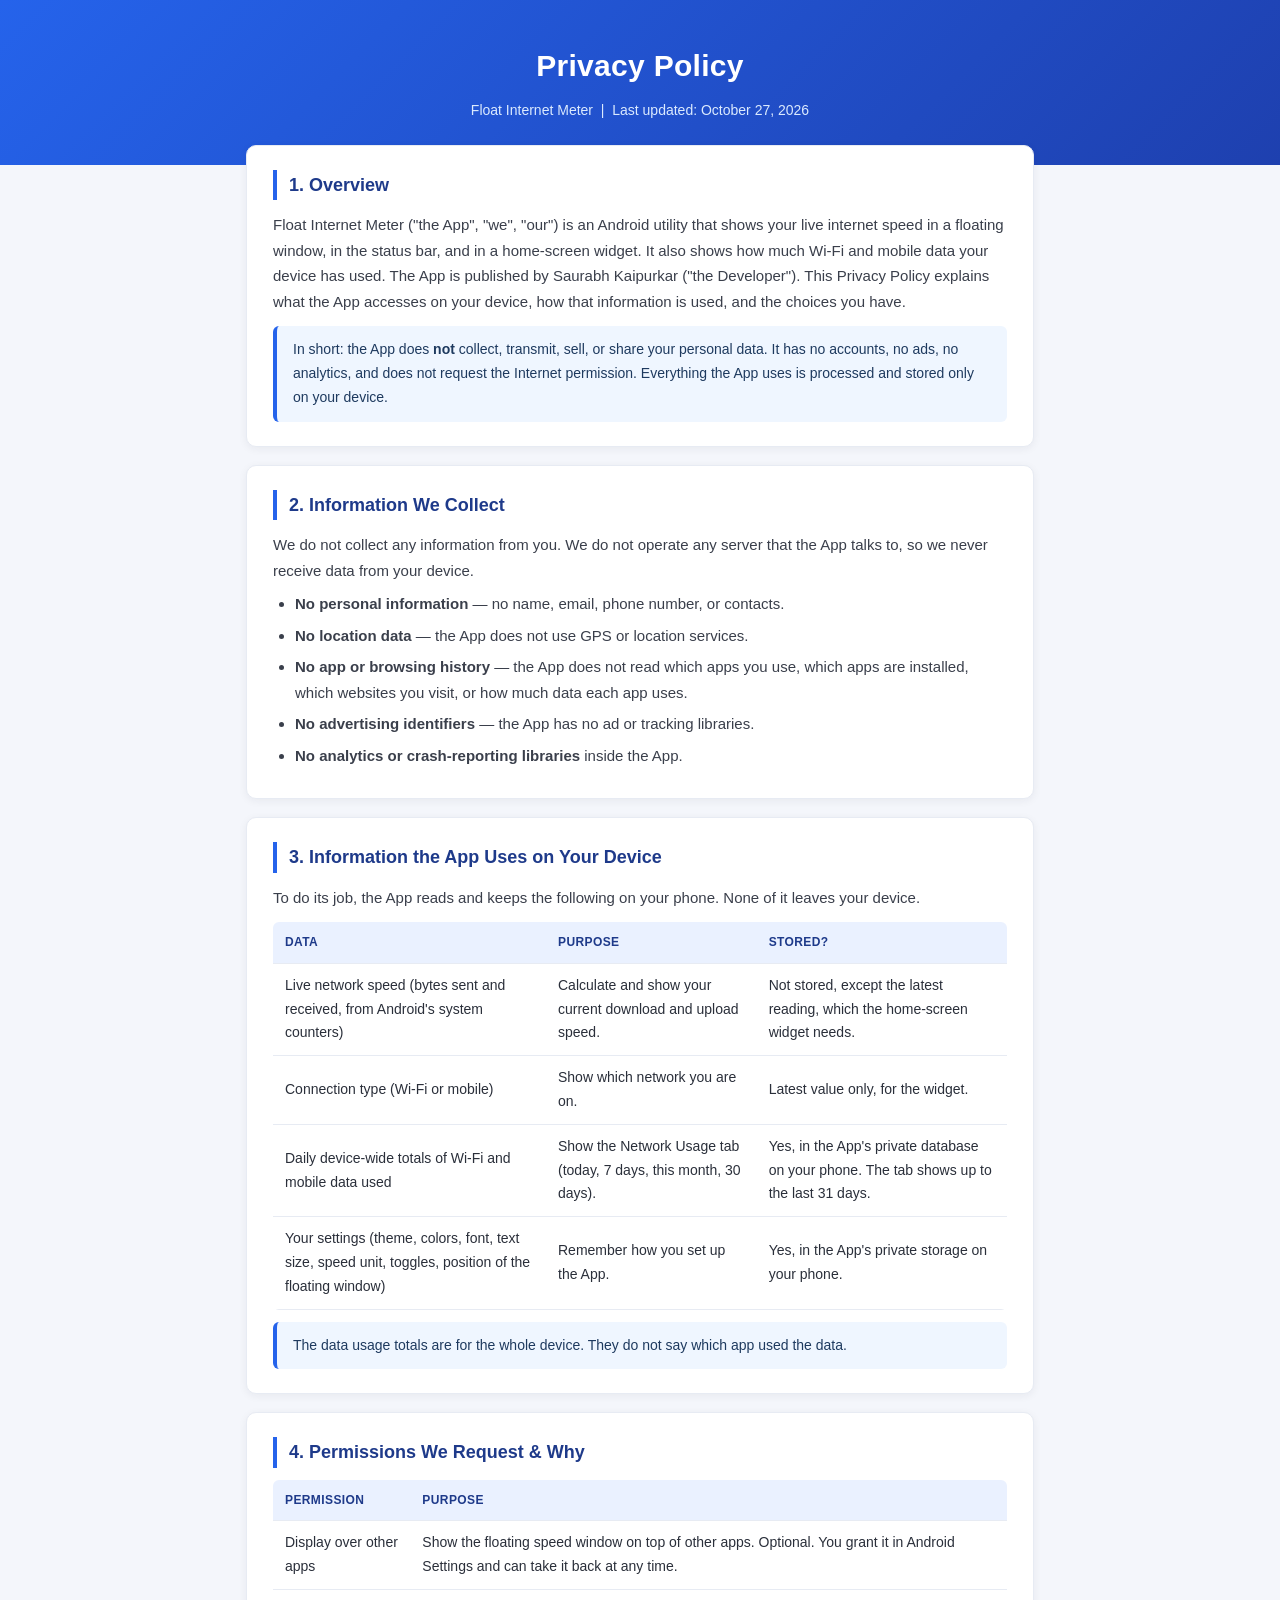
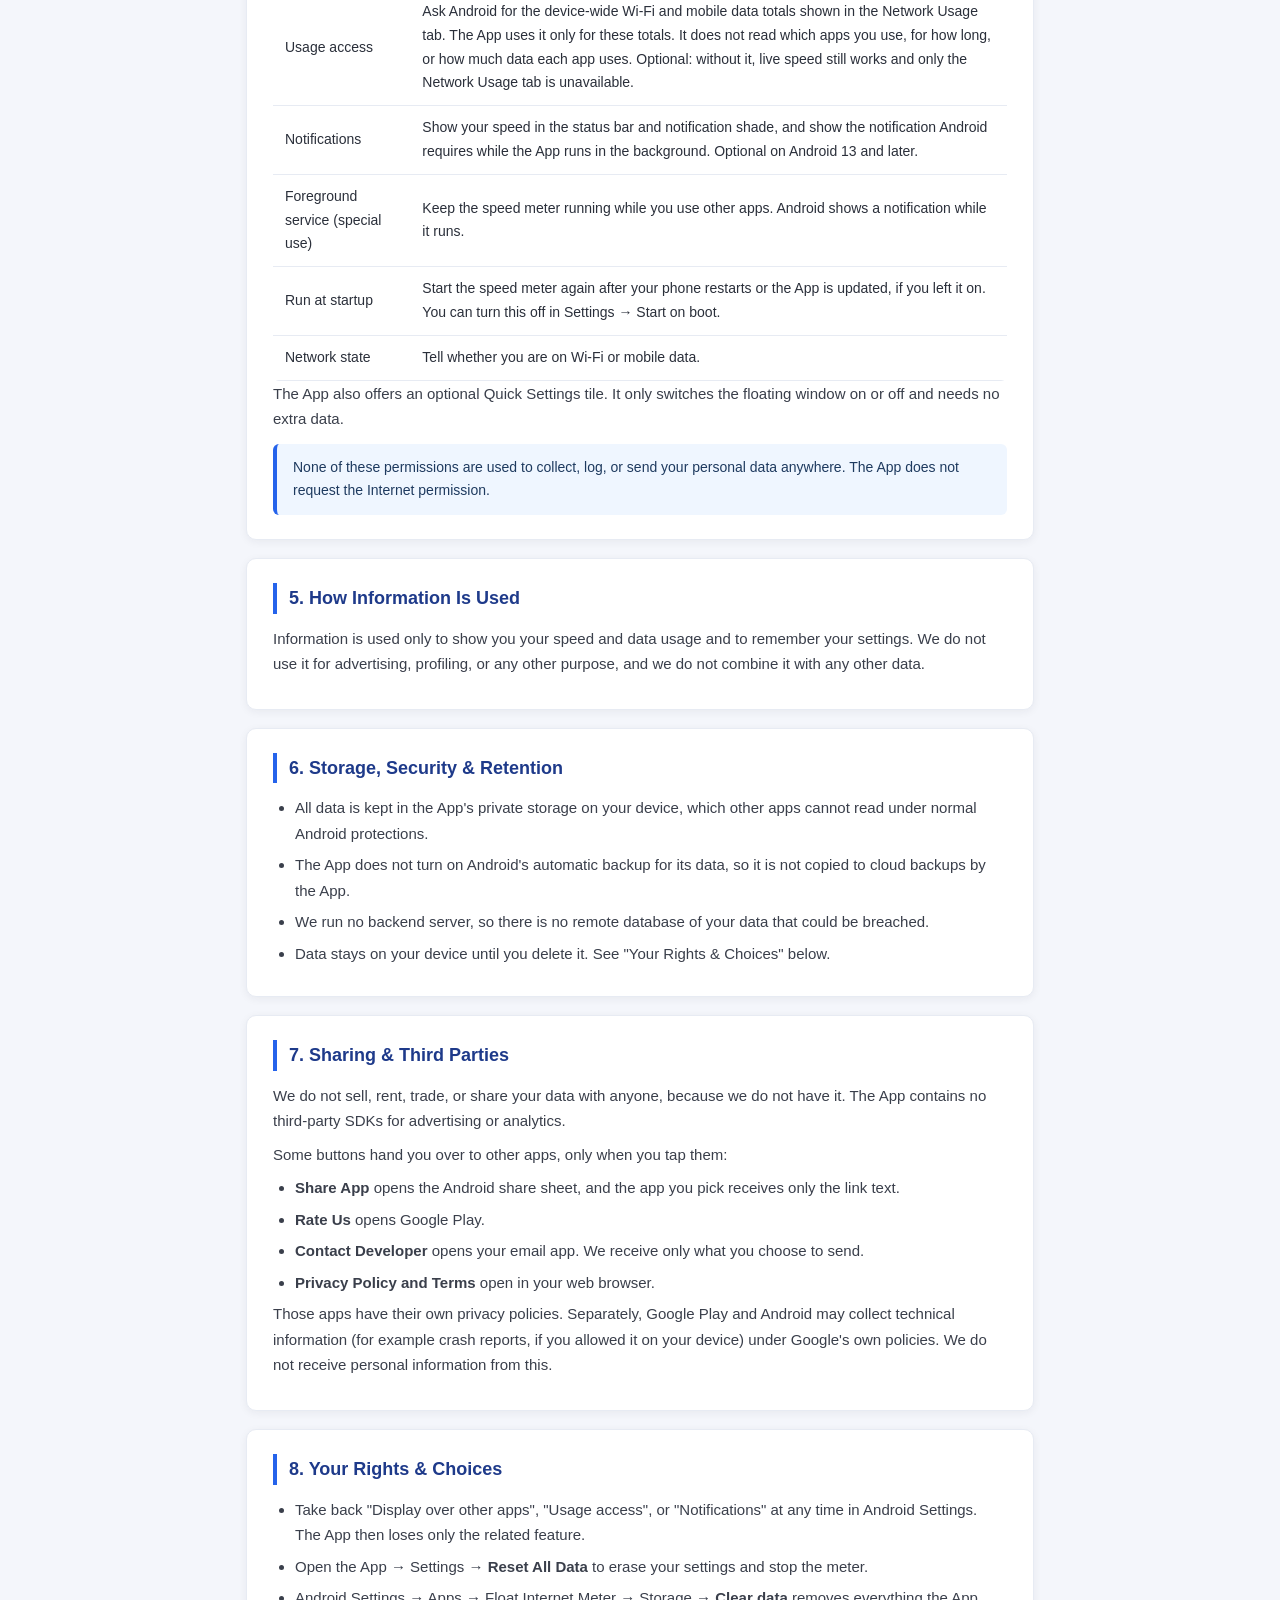
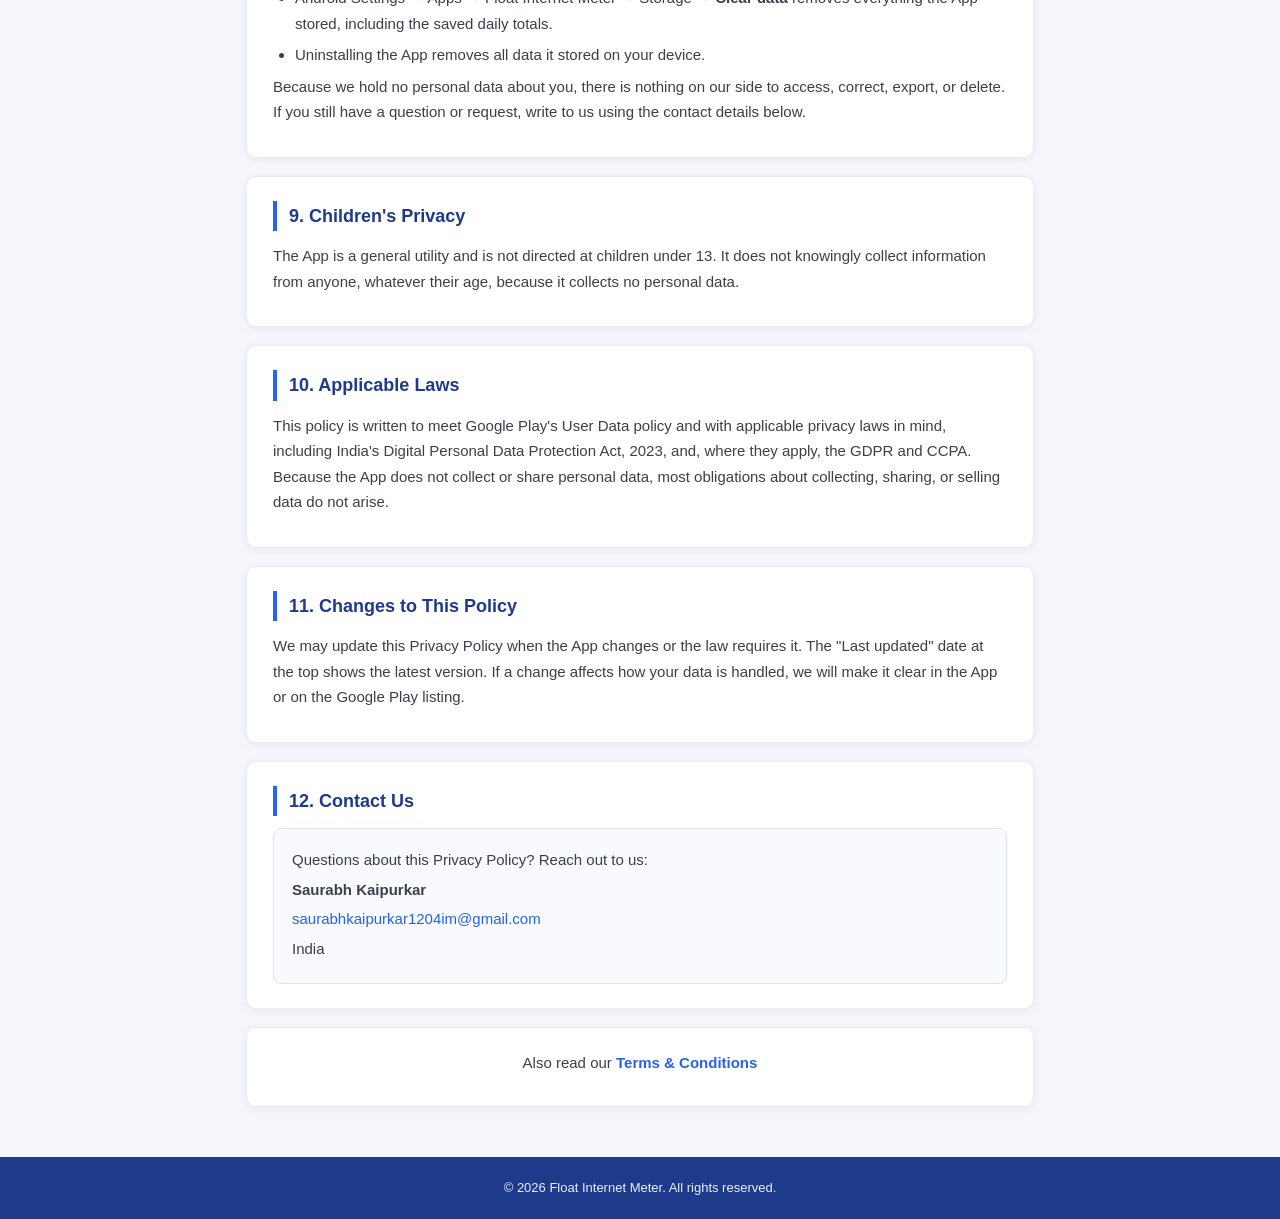
<file: privacy.html>
<!DOCTYPE html>
<html lang="en">

<head>
  <meta charset="UTF-8">
  <meta name="viewport" content="width=device-width, initial-scale=1.0">
  <title>Privacy Policy — Float Internet Meter</title>
  <link rel="stylesheet" href="style.css">
</head>

<body>

  <header>
    <h1>Privacy Policy</h1>
    <p>Float Internet Meter &nbsp;|&nbsp; Last updated: October 27, 2026</p>
  </header>

  <main>

    <section id="overview">
      <h2>1. Overview</h2>
      <p>Float Internet Meter ("the App", "we", "our") is an Android utility that shows your live internet speed in a
        floating window, in the status bar, and in a home-screen widget. It also shows how much Wi-Fi and mobile data
        your device has used. The App is published by Saurabh Kaipurkar ("the Developer"). This Privacy Policy explains
        what the App accesses on your device, how that information is used, and the choices you have.</p>
      <div class="note">In short: the App does <strong>not</strong> collect, transmit, sell, or share your personal
        data. It has no accounts, no ads, no analytics, and does not request the Internet permission. Everything the
        App uses is processed and stored only on your device.</div>
    </section>

    <section id="collect">
      <h2>2. Information We Collect</h2>
      <p>We do not collect any information from you. We do not operate any server that the App talks to, so we never
        receive data from your device.</p>
      <ul>
        <li><strong>No personal information</strong> — no name, email, phone number, or contacts.</li>
        <li><strong>No location data</strong> — the App does not use GPS or location services.</li>
        <li><strong>No app or browsing history</strong> — the App does not read which apps you use, which apps are
          installed, which websites you visit, or how much data each app uses.</li>
        <li><strong>No advertising identifiers</strong> — the App has no ad or tracking libraries.</li>
        <li><strong>No analytics or crash-reporting libraries</strong> inside the App.</li>
      </ul>
    </section>

    <section id="device-data">
      <h2>3. Information the App Uses on Your Device</h2>
      <p>To do its job, the App reads and keeps the following on your phone. None of it leaves your device.</p>
      <table>
        <tr>
          <th>Data</th>
          <th>Purpose</th>
          <th>Stored?</th>
        </tr>
        <tr>
          <td>Live network speed (bytes sent and received, from Android's system counters)</td>
          <td>Calculate and show your current download and upload speed.</td>
          <td>Not stored, except the latest reading, which the home-screen widget needs.</td>
        </tr>
        <tr>
          <td>Connection type (Wi-Fi or mobile)</td>
          <td>Show which network you are on.</td>
          <td>Latest value only, for the widget.</td>
        </tr>
        <tr>
          <td>Daily device-wide totals of Wi-Fi and mobile data used</td>
          <td>Show the Network Usage tab (today, 7 days, this month, 30 days).</td>
          <td>Yes, in the App's private database on your phone. The tab shows up to the last 31 days.</td>
        </tr>
        <tr>
          <td>Your settings (theme, colors, font, text size, speed unit, toggles, position of the floating window)
          </td>
          <td>Remember how you set up the App.</td>
          <td>Yes, in the App's private storage on your phone.</td>
        </tr>
      </table>
      <div class="note">The data usage totals are for the whole device. They do not say which app used the data.</div>
    </section>

    <section id="permissions">
      <h2>4. Permissions We Request &amp; Why</h2>
      <table>
        <tr>
          <th>Permission</th>
          <th>Purpose</th>
        </tr>
        <tr>
          <td>Display over other apps</td>
          <td>Show the floating speed window on top of other apps. Optional. You grant it in Android Settings and can
            take it back at any time.</td>
        </tr>
        <tr>
          <td>Usage access</td>
          <td>Ask Android for the device-wide Wi-Fi and mobile data totals shown in the Network Usage tab. The App
            uses it only for these totals. It does not read which apps you use, for how long, or how much data each app
            uses. Optional: without it, live speed still works and only the Network Usage tab is unavailable.</td>
        </tr>
        <tr>
          <td>Notifications</td>
          <td>Show your speed in the status bar and notification shade, and show the notification Android requires
            while the App runs in the background. Optional on Android 13 and later.</td>
        </tr>
        <tr>
          <td>Foreground service (special use)</td>
          <td>Keep the speed meter running while you use other apps. Android shows a notification while it runs.</td>
        </tr>
        <tr>
          <td>Run at startup</td>
          <td>Start the speed meter again after your phone restarts or the App is updated, if you left it on. You can
            turn this off in Settings &rarr; Start on boot.</td>
        </tr>
        <tr>
          <td>Network state</td>
          <td>Tell whether you are on Wi-Fi or mobile data.</td>
        </tr>
      </table>
      <p>The App also offers an optional Quick Settings tile. It only switches the floating window on or off and needs
        no extra data.</p>
      <div class="note">None of these permissions are used to collect, log, or send your personal data anywhere. The
        App does not request the Internet permission.</div>
    </section>

    <section id="usage">
      <h2>5. How Information Is Used</h2>
      <p>Information is used only to show you your speed and data usage and to remember your settings. We do not use it
        for advertising, profiling, or any other purpose, and we do not combine it with any other data.</p>
    </section>

    <section id="storage">
      <h2>6. Storage, Security &amp; Retention</h2>
      <ul>
        <li>All data is kept in the App's private storage on your device, which other apps cannot read under normal
          Android protections.</li>
        <li>The App does not turn on Android's automatic backup for its data, so it is not copied to cloud backups by
          the App.</li>
        <li>We run no backend server, so there is no remote database of your data that could be breached.</li>
        <li>Data stays on your device until you delete it. See "Your Rights &amp; Choices" below.</li>
      </ul>
    </section>

    <section id="sharing">
      <h2>7. Sharing &amp; Third Parties</h2>
      <p>We do not sell, rent, trade, or share your data with anyone, because we do not have it. The App contains no
        third-party SDKs for advertising or analytics.</p>
      <p>Some buttons hand you over to other apps, only when you tap them:</p>
      <ul>
        <li><strong>Share App</strong> opens the Android share sheet, and the app you pick receives only the link
          text.</li>
        <li><strong>Rate Us</strong> opens Google Play.</li>
        <li><strong>Contact Developer</strong> opens your email app. We receive only what you choose to send.</li>
        <li><strong>Privacy Policy and Terms</strong> open in your web browser.</li>
      </ul>
      <p>Those apps have their own privacy policies. Separately, Google Play and Android may collect technical
        information (for example crash reports, if you allowed it on your device) under Google's own policies. We do
        not receive personal information from this.</p>
    </section>

    <section id="rights">
      <h2>8. Your Rights &amp; Choices</h2>
      <ul>
        <li>Take back "Display over other apps", "Usage access", or "Notifications" at any time in Android Settings.
          The App then loses only the related feature.</li>
        <li>Open the App &rarr; Settings &rarr; <strong>Reset All Data</strong> to erase your settings and stop the
          meter.</li>
        <li>Android Settings &rarr; Apps &rarr; Float Internet Meter &rarr; Storage &rarr; <strong>Clear
            data</strong> removes everything the App stored, including the saved daily totals.</li>
        <li>Uninstalling the App removes all data it stored on your device.</li>
      </ul>
      <p>Because we hold no personal data about you, there is nothing on our side to access, correct, export, or
        delete. If you still have a question or request, write to us using the contact details below.</p>
    </section>

    <section id="children">
      <h2>9. Children's Privacy</h2>
      <p>The App is a general utility and is not directed at children under 13. It does not knowingly collect
        information from anyone, whatever their age, because it collects no personal data.</p>
    </section>

    <section id="laws">
      <h2>10. Applicable Laws</h2>
      <p>This policy is written to meet Google Play's User Data policy and with applicable privacy laws in mind,
        including India's Digital Personal Data Protection Act, 2023, and, where they apply, the GDPR and CCPA. Because
        the App does not collect or share personal data, most obligations about collecting, sharing, or selling data
        do not arise.</p>
    </section>

    <section id="changes">
      <h2>11. Changes to This Policy</h2>
      <p>We may update this Privacy Policy when the App changes or the law requires it. The "Last updated" date at the
        top shows the latest version. If a change affects how your data is handled, we will make it clear in the App
        or on the Google Play listing.</p>
    </section>

    <section id="contact">
      <h2>12. Contact Us</h2>
      <div class="contact-block">
        <p>Questions about this Privacy Policy? Reach out to us:</p>
        <p><strong>Saurabh Kaipurkar</strong></p>
        <p><a href="mailto:CONTACT_EMAIL">saurabhkaipurkar1204im@gmail.com</a></p>
        <p>India</p>
      </div>
    </section>

    <div class="link-block">
      <p>Also read our <a href="terms.html">Terms &amp; Conditions</a></p>
    </div>

  </main>

  <footer>
    © <span id="year">2026</span> Float Internet Meter. All rights reserved.
  </footer>

  <script src="script.js"></script>
</body>

</html>
</file>
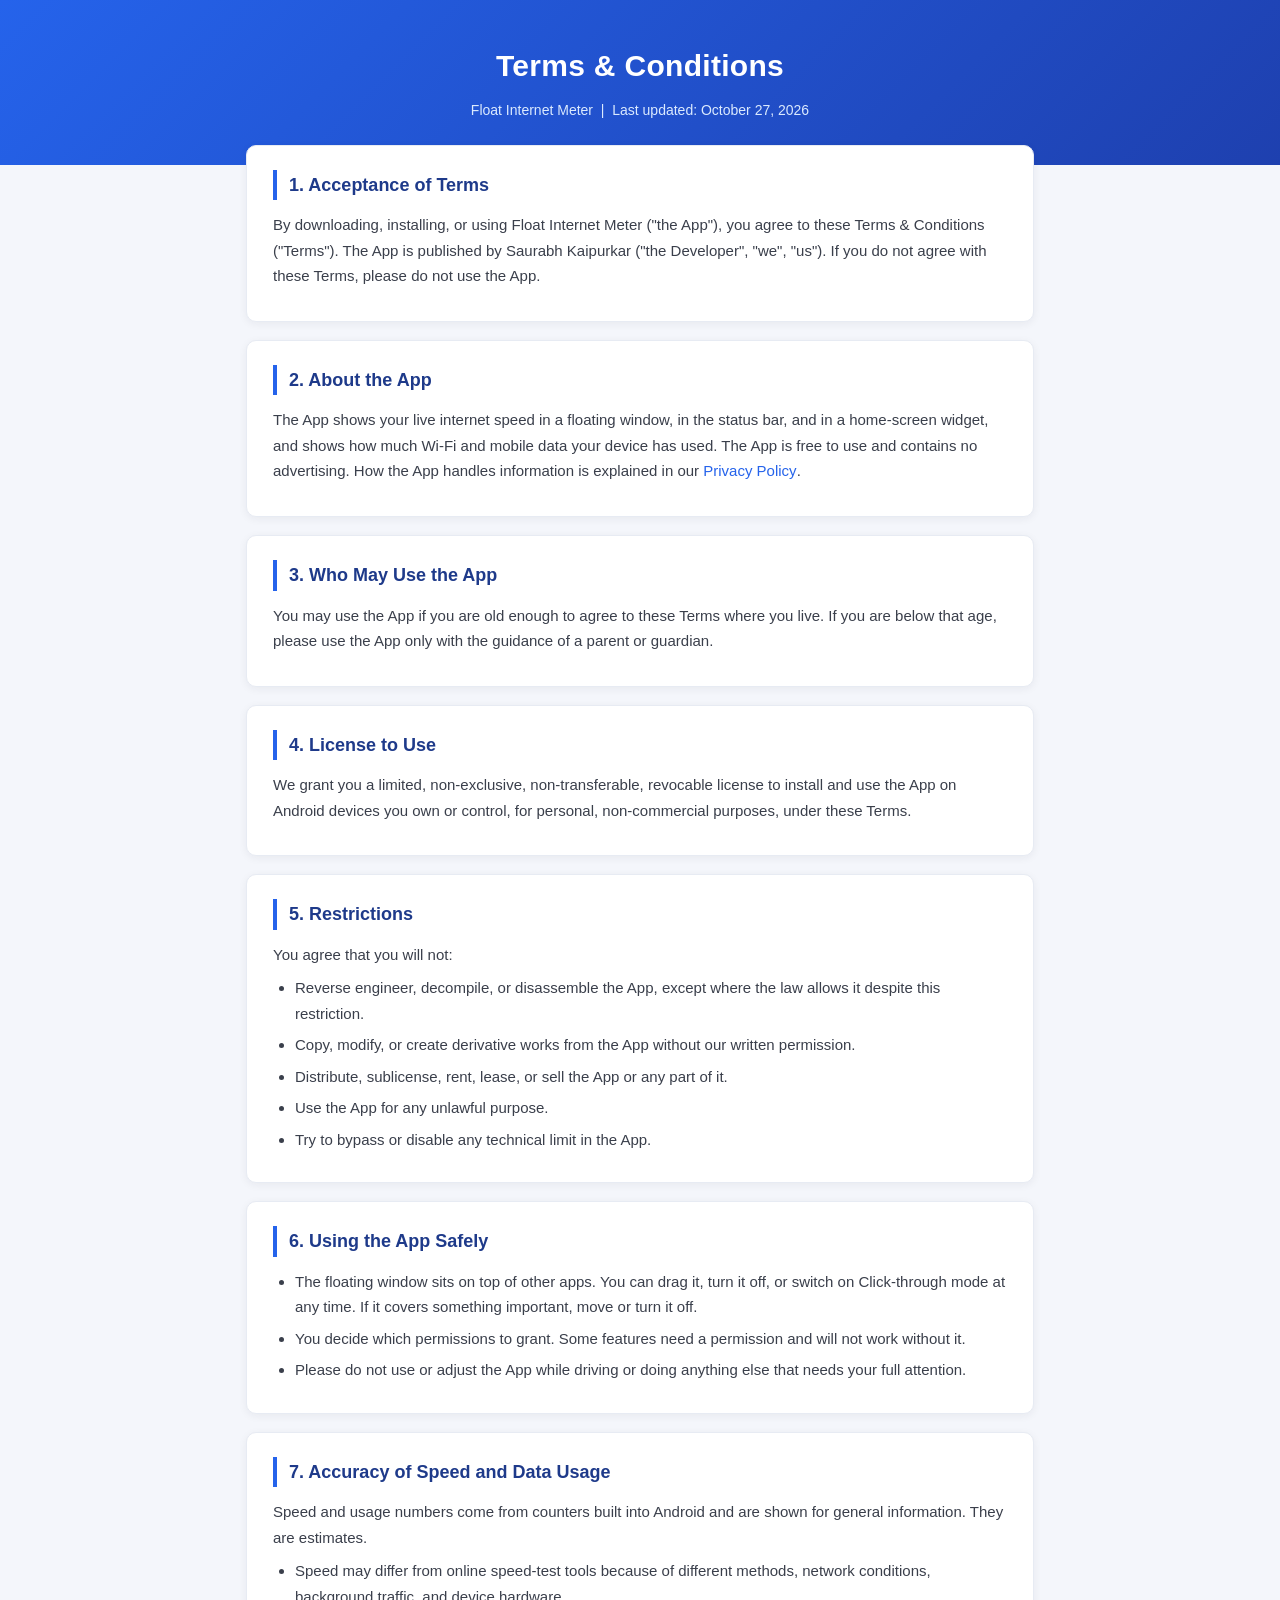
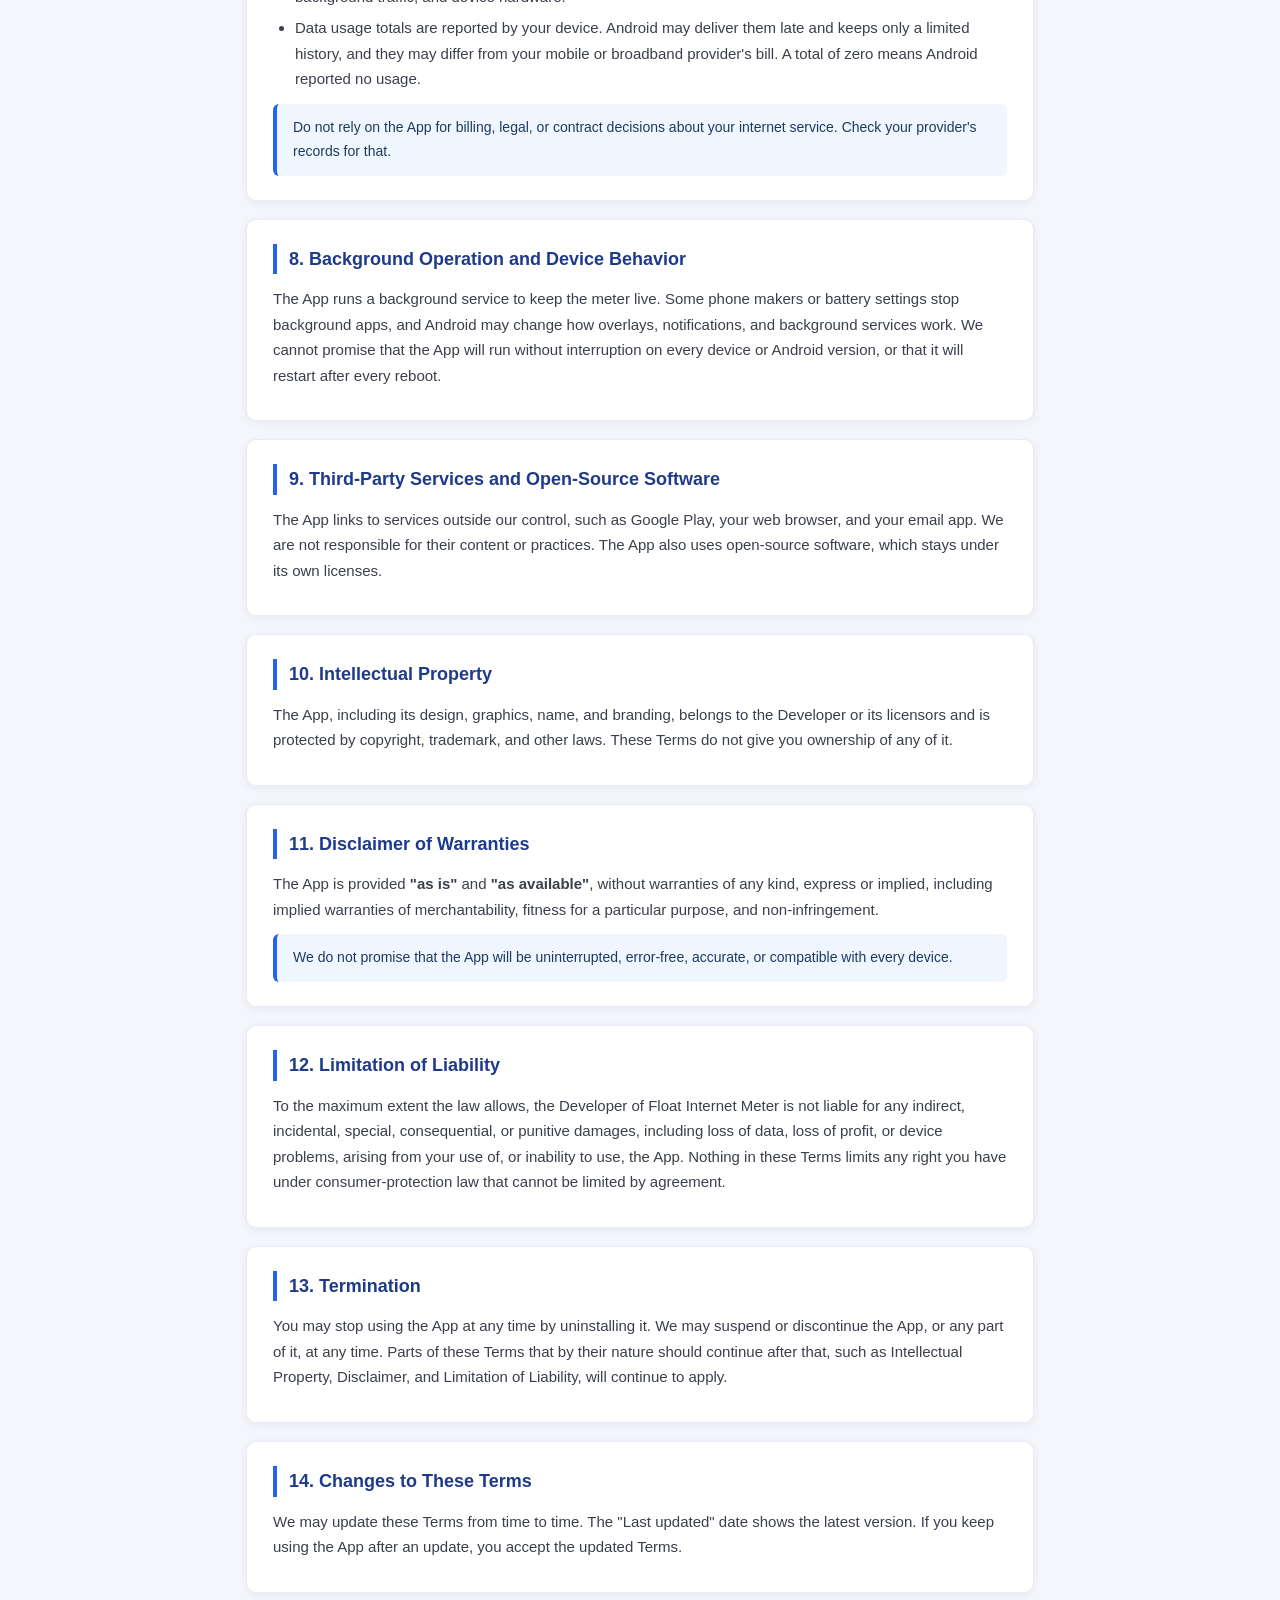
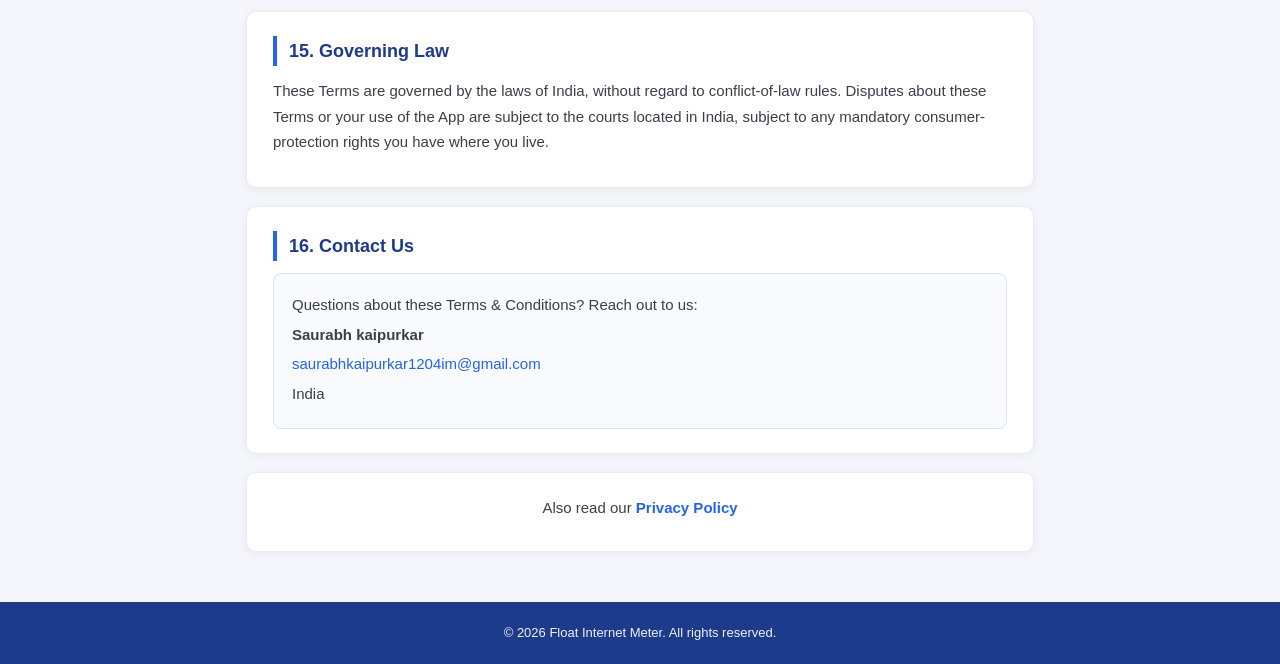
<file: terms.html>
<!DOCTYPE html>
<html lang="en">

<head>
  <meta charset="UTF-8">
  <meta name="viewport" content="width=device-width, initial-scale=1.0">
  <title>Terms &amp; Conditions — Float Internet Meter</title>
  <link rel="stylesheet" href="style.css">
</head>

<body>

  <header>
    <h1>Terms &amp; Conditions</h1>
    <p>Float Internet Meter &nbsp;|&nbsp; Last updated: October 27, 2026</p>
  </header>

  <main>

    <section id="accept">
      <h2>1. Acceptance of Terms</h2>
      <p>By downloading, installing, or using Float Internet Meter ("the App"), you agree to these Terms &amp;
        Conditions ("Terms"). The App is published by Saurabh Kaipurkar ("the Developer", "we", "us"). If you do not agree
        with these Terms, please do not use the App.</p>
    </section>

    <section id="about">
      <h2>2. About the App</h2>
      <p>The App shows your live internet speed in a floating window, in the status bar, and in a home-screen widget,
        and shows how much Wi-Fi and mobile data your device has used. The App is free to use and contains no
        advertising. How the App handles information is explained in our <a href="privacy.html">Privacy Policy</a>.
      </p>
    </section>

    <section id="eligibility">
      <h2>3. Who May Use the App</h2>
      <p>You may use the App if you are old enough to agree to these Terms where you live. If you are below that age,
        please use the App only with the guidance of a parent or guardian.</p>
    </section>

    <section id="license">
      <h2>4. License to Use</h2>
      <p>We grant you a limited, non-exclusive, non-transferable, revocable license to install and use the App on
        Android devices you own or control, for personal, non-commercial purposes, under these Terms.</p>
    </section>

    <section id="restrictions">
      <h2>5. Restrictions</h2>
      <p>You agree that you will not:</p>
      <ul>
        <li>Reverse engineer, decompile, or disassemble the App, except where the law allows it despite this
          restriction.</li>
        <li>Copy, modify, or create derivative works from the App without our written permission.</li>
        <li>Distribute, sublicense, rent, lease, or sell the App or any part of it.</li>
        <li>Use the App for any unlawful purpose.</li>
        <li>Try to bypass or disable any technical limit in the App.</li>
      </ul>
    </section>

    <section id="use">
      <h2>6. Using the App Safely</h2>
      <ul>
        <li>The floating window sits on top of other apps. You can drag it, turn it off, or switch on Click-through
          mode at any time. If it covers something important, move or turn it off.</li>
        <li>You decide which permissions to grant. Some features need a permission and will not work without it.</li>
        <li>Please do not use or adjust the App while driving or doing anything else that needs your full attention.
        </li>
      </ul>
    </section>

    <section id="accuracy">
      <h2>7. Accuracy of Speed and Data Usage</h2>
      <p>Speed and usage numbers come from counters built into Android and are shown for general information. They are
        estimates.</p>
      <ul>
        <li>Speed may differ from online speed-test tools because of different methods, network conditions, background
          traffic, and device hardware.</li>
        <li>Data usage totals are reported by your device. Android may deliver them late and keeps only a limited
          history, and they may differ from your mobile or broadband provider's bill. A total of zero means Android
          reported no usage.</li>
      </ul>
      <div class="note">Do not rely on the App for billing, legal, or contract decisions about your internet service.
        Check your provider's records for that.</div>
    </section>

    <section id="background">
      <h2>8. Background Operation and Device Behavior</h2>
      <p>The App runs a background service to keep the meter live. Some phone makers or battery settings stop
        background apps, and Android may change how overlays, notifications, and background services work. We cannot
        promise that the App will run without interruption on every device or Android version, or that it will restart
        after every reboot.</p>
    </section>

    <section id="third-party">
      <h2>9. Third-Party Services and Open-Source Software</h2>
      <p>The App links to services outside our control, such as Google Play, your web browser, and your email app. We
        are not responsible for their content or practices. The App also uses open-source software, which stays under
        its own licenses.</p>
    </section>

    <section id="ip">
      <h2>10. Intellectual Property</h2>
      <p>The App, including its design, graphics, name, and branding, belongs to the Developer or its licensors and is
        protected by copyright, trademark, and other laws. These Terms do not give you ownership of any of it.</p>
    </section>

    <section id="disclaimer">
      <h2>11. Disclaimer of Warranties</h2>
      <p>The App is provided <strong>"as is"</strong> and <strong>"as available"</strong>, without warranties of any
        kind, express or implied, including implied warranties of merchantability, fitness for a particular purpose,
        and non-infringement.</p>
      <div class="note">We do not promise that the App will be uninterrupted, error-free, accurate, or compatible with
        every device.</div>
    </section>

    <section id="liability">
      <h2>12. Limitation of Liability</h2>
      <p>To the maximum extent the law allows, the Developer of Float Internet Meter is not liable for any indirect,
        incidental, special, consequential, or punitive damages, including loss of data, loss of profit, or device
        problems, arising from your use of, or inability to use, the App. Nothing in these Terms limits any right you
        have under consumer-protection law that cannot be limited by agreement.</p>
    </section>

    <section id="termination">
      <h2>13. Termination</h2>
      <p>You may stop using the App at any time by uninstalling it. We may suspend or discontinue the App, or any part
        of it, at any time. Parts of these Terms that by their nature should continue after that, such as Intellectual
        Property, Disclaimer, and Limitation of Liability, will continue to apply.</p>
    </section>

    <section id="changes">
      <h2>14. Changes to These Terms</h2>
      <p>We may update these Terms from time to time. The "Last updated" date shows the latest version. If you keep
        using the App after an update, you accept the updated Terms.</p>
    </section>

    <section id="law">
      <h2>15. Governing Law</h2>
      <p>These Terms are governed by the laws of India, without regard to conflict-of-law rules. Disputes about these
        Terms or your use of the App are subject to the courts located in India, subject to any mandatory
        consumer-protection rights you have where you live.</p>
    </section>

    <section id="contact">
      <h2>16. Contact Us</h2>
      <div class="contact-block">
        <p>Questions about these Terms &amp; Conditions? Reach out to us:</p>
        <p><strong>Saurabh kaipurkar</strong></p>
        <p><a href="mailto:CONTACT_EMAIL">saurabhkaipurkar1204im@gmail.com</a></p>
        <p>India</p>
      </div>
    </section>

    <div class="link-block">
      <p>Also read our <a href="privacy.html">Privacy Policy</a></p>
    </div>

  </main>

  <footer>
    © <span id="year">2026</span> Float Internet Meter. All rights reserved.
  </footer>

  <script src="script.js"></script>
</body>

</html>
</file>
<file: style.css>
/* Floating Internet Speed — Policy Pages Styling */

* {
  box-sizing: border-box;
  margin: 0;
  padding: 0;
}

body {
  font-family: 'Segoe UI', Arial, Helvetica, sans-serif;
  background: #f4f6fb;
  color: #2a2f3a;
  line-height: 1.7;
}

/* ---------- Header ---------- */
header {
  background: linear-gradient(135deg, #2563eb, #1e40af);
  padding: 40px 20px 34px;
  text-align: center;
  color: #ffffff;
}

header h1 {
  font-size: 30px;
  font-weight: 700;
  letter-spacing: 0.3px;
}

header p {
  color: #dbeafe;
  font-size: 14px;
  margin-top: 8px;
}

/* ---------- Layout ---------- */
main {
  max-width: 820px;
  margin: -20px auto 0;
  padding: 0 16px 50px;
}

section {
  background: #ffffff;
  border-radius: 10px;
  padding: 24px 26px;
  margin-bottom: 18px;
  box-shadow: 0 2px 8px rgba(30, 41, 59, 0.06);
  border: 1px solid #e7ebf3;
}

/* ---------- Headings & text ---------- */
h2 {
  font-size: 18px;
  color: #1e3a8a;
  margin-bottom: 12px;
  padding-left: 12px;
  border-left: 4px solid #2563eb;
}

p,
li {
  font-size: 15px;
  color: #3a3f4b;
  margin-bottom: 8px;
}

ul,
ol {
  padding-left: 22px;
  margin-top: 6px;
}

li {
  margin-bottom: 6px;
}

/* ---------- Table ---------- */
table {
  width: 100%;
  border-collapse: collapse;
  margin-top: 12px;
  font-size: 14px;
  overflow: hidden;
  border-radius: 6px;
}

th,
td {
  text-align: left;
  padding: 10px 12px;
  border-bottom: 1px solid #e7ebf3;
}

th {
  background: #eaf1ff;
  color: #1e3a8a;
  font-weight: 600;
  text-transform: uppercase;
  font-size: 12px;
  letter-spacing: 0.4px;
}

tr:hover td {
  background: #f8fafd;
}

/* ---------- Notes & boxes ---------- */
.note {
  background: #eff6ff;
  border-left: 4px solid #2563eb;
  padding: 12px 16px;
  font-size: 14px;
  border-radius: 6px;
  margin-top: 12px;
  color: #1e3a5f;
}

.contact-block {
  background: #f8fafd;
  border: 1px solid #dbe4f3;
  border-radius: 8px;
  padding: 18px;
  margin-top: 10px;
}

.contact-block p {
  margin-bottom: 4px;
}

/* ---------- Links ---------- */
a {
  color: #2563eb;
  text-decoration: none;
  font-weight: 500;
}

a:hover {
  text-decoration: underline;
}

.link-block {
  text-align: center;
  background: #ffffff;
  border: 1px solid #e7ebf3;
  border-radius: 10px;
  padding: 22px;
  margin-top: 6px;
  box-shadow: 0 2px 8px rgba(30, 41, 59, 0.06);
}

.link-block a {
  font-size: 15px;
  font-weight: 600;
}

/* ---------- Footer ---------- */
footer {
  text-align: center;
  color: #eaf1ff;
  font-size: 13px;
  padding: 20px;
  background: #1e3a8a;
}

/* ---------- Responsive ---------- */
@media (max-width: 600px) {
  header {
    padding: 32px 16px 28px;
  }

  header h1 {
    font-size: 24px;
  }

  main {
    margin-top: -14px;
  }

  section {
    padding: 18px 18px;
  }

  h2 {
    font-size: 16px;
  }

  table,
  th,
  td {
    font-size: 12.5px;
  }

  th,
  td {
    padding: 8px;
  }
}
</file>
